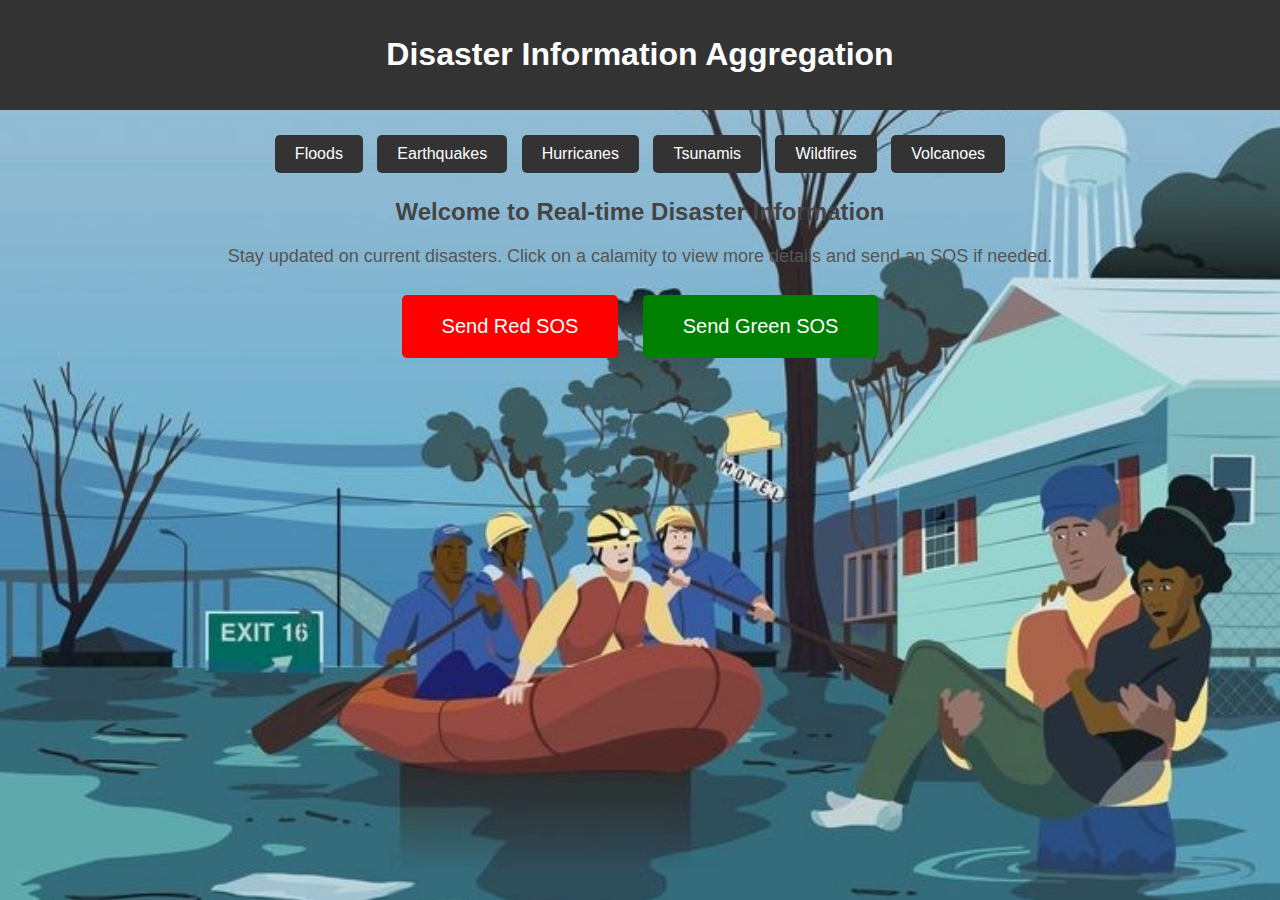
<file: Disaster management Final Project 2/index.html>
<!DOCTYPE html>
<html lang="en">
<head>
    <meta charset="UTF-8">
    <meta name="viewport" content="width=device-width, initial-scale=1.0">
    <title>Real-time Disaster Information</title>
    <link rel="stylesheet" href="styles.css">
    <style>
        /* Style for the large SOS buttons */
        .sos-button {
            padding: 20px 40px; /* Larger padding for bigger buttons */
            font-size: 20px; /* Larger font size */
            border: none;
            cursor: pointer;
            margin: 10px; /* Space between buttons */
            border-radius: 5px;
        }

        /* Red SOS button */
        .sos-button-red {
            background-color: red;
            color: white;
        }

        /* Green SOS button */
        .sos-button-green {
            background-color: green;
            color: white;
        }
    </style>
</head>
<body style="background-image: url('dd.jpg'); background-size: cover; background-position: center; background-repeat: no-repeat; height: 100vh; margin: 0;">
    <header>
        <h1>Disaster Information Aggregation</h1>
    </header>
    <nav>
        <button onclick="navigateTo('calamity1.html')">Floods</button>
        <button onclick="navigateTo('calamity2.html')">Earthquakes</button>
        <button onclick="navigateTo('calamity3.html')">Hurricanes</button>
        <button onclick="navigateTo('calamity4.html')">Tsunamis</button>
        <button onclick="navigateTo('calamity5.html')">Wildfires</button>
        <button onclick="navigateTo('calamity6.html')">Volcanoes</button>
    </nav>
    <main>
        <h2>Welcome to Real-time Disaster Information</h2>
        <p>Stay updated on current disasters. Click on a calamity to view more details and send an SOS if needed.</p>

        <!-- Two large SOS buttons added here -->
        <button id="sosButtonRed" class="sos-button sos-button-red" onclick="sendSOS('Red')">Send Red SOS</button>
        <button id="sosButtonGreen" class="sos-button sos-button-green" onclick="sendSOS('Green')">Send Green SOS</button>
    </main>
    <script>
        function sendSOS(type) {
            alert(type + " SOS request sent! Help is on the way.");
        }

        function navigateTo(page) {
            window.location.href = page;
        }
    </script>
</body>
</html>
</file>
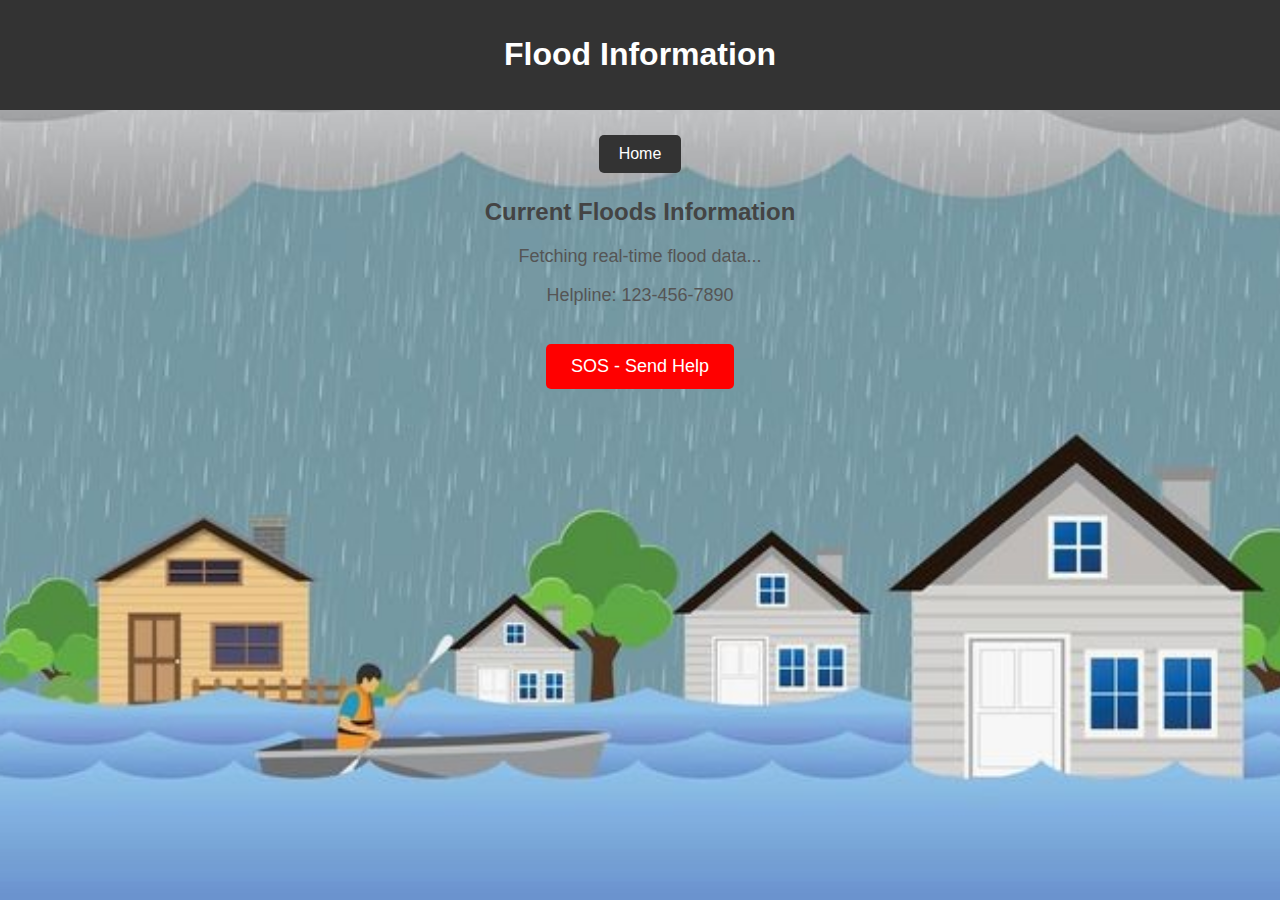
<file: Disaster management Final Project 2/calamity1.html>
<!DOCTYPE html>
<html lang="en">
<head>
    <meta charset="UTF-8">
    <meta name="viewport" content="width=device-width, initial-scale=1.0">
    <title>Flood Information</title>
    <link rel="stylesheet" href="styles.css">
</head>
<body style="background-image: url('flood.jpg'); background-size: cover; background-position: center; background-repeat: no-repeat; height: 100vh; margin: 0;">
    <header>
        <h1>Flood Information</h1>
    </header>
    <nav>
        <button onclick="navigateTo('index.html')">Home</button>
    </nav>
    <main>
        <h2>Current Floods Information</h2>
        <div id="floodData">
            <p>Fetching real-time flood data...</p>
        </div>
        <p>Helpline: 123-456-7890</p>
        <button onclick="sendSOS('Floods')">SOS - Send Help</button>
    </main>
    <script src="script.js"></script>
</body>
</html>
</file>
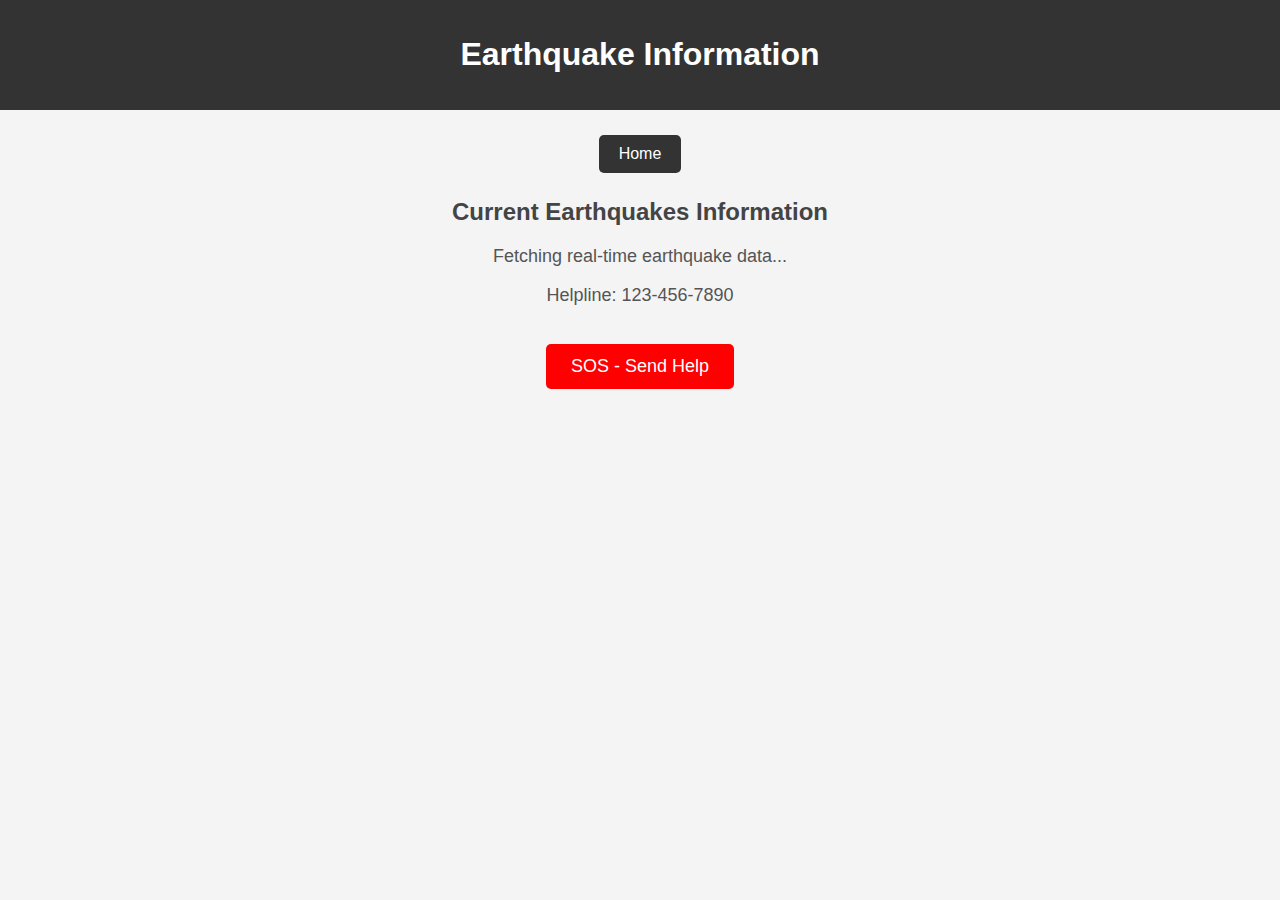
<file: Disaster management Final Project 2/calamity2.html>
<!DOCTYPE html>
<html lang="en">
<head>
    <meta charset="UTF-8">
    <meta name="viewport" content="width=device-width, initial-scale=1.0">
    <title>Earthquake Information</title>
    <link rel="stylesheet" href="styles.css">
</head>
<body>
    <header>
        <h1>Earthquake Information</h1>
    </header>
    <nav>
        <button onclick="navigateTo('index.html')">Home</button>
    </nav>
    <main>
        <h2>Current Earthquakes Information</h2>
        <div id="earthquakeData">
            <p>Fetching real-time earthquake data...</p>
        </div>
        <p>Helpline: 123-456-7890</p>
        <button onclick="sendSOS('Earthquakes')">SOS - Send Help</button>
    </main>
    <script src="script.js"></script>
</body>
</html>
</file>
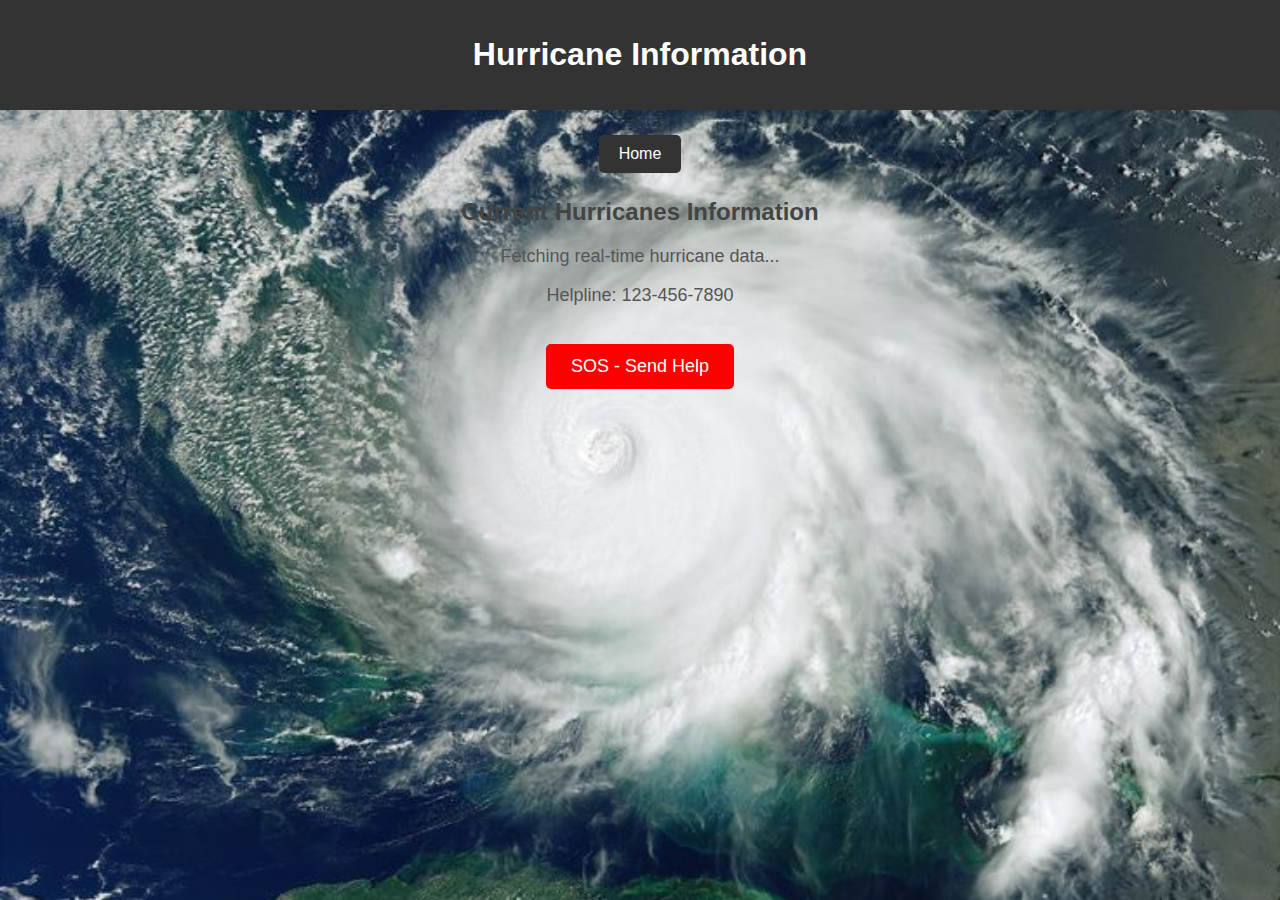
<file: Disaster management Final Project 2/calamity3.html>
<!DOCTYPE html>
<html lang="en">
<head>
    <meta charset="UTF-8">
    <meta name="viewport" content="width=device-width, initial-scale=1.0">
    <title>Hurricane Information</title>
    <link rel="stylesheet" href="styles.css">
</head>
<body style="background-image: url('hurricane.jpg'); background-size: cover; background-position: center; background-repeat: no-repeat; height: 100vh; margin: 0;">
    <header>
        <h1>Hurricane Information</h1>
    </header>
    <nav>
        <button onclick="navigateTo('index.html')">Home</button>
    </nav>
    <main>
        <h2>Current Hurricanes Information</h2>
        <div id="hurricaneData">
            <p>Fetching real-time hurricane data...</p>
        </div>
        <p>Helpline: 123-456-7890</p>
        <button onclick="sendSOS('Hurricanes')">SOS - Send Help</button>
    </main>
    <script src="script.js"></script>
</body>
</html>
</file>
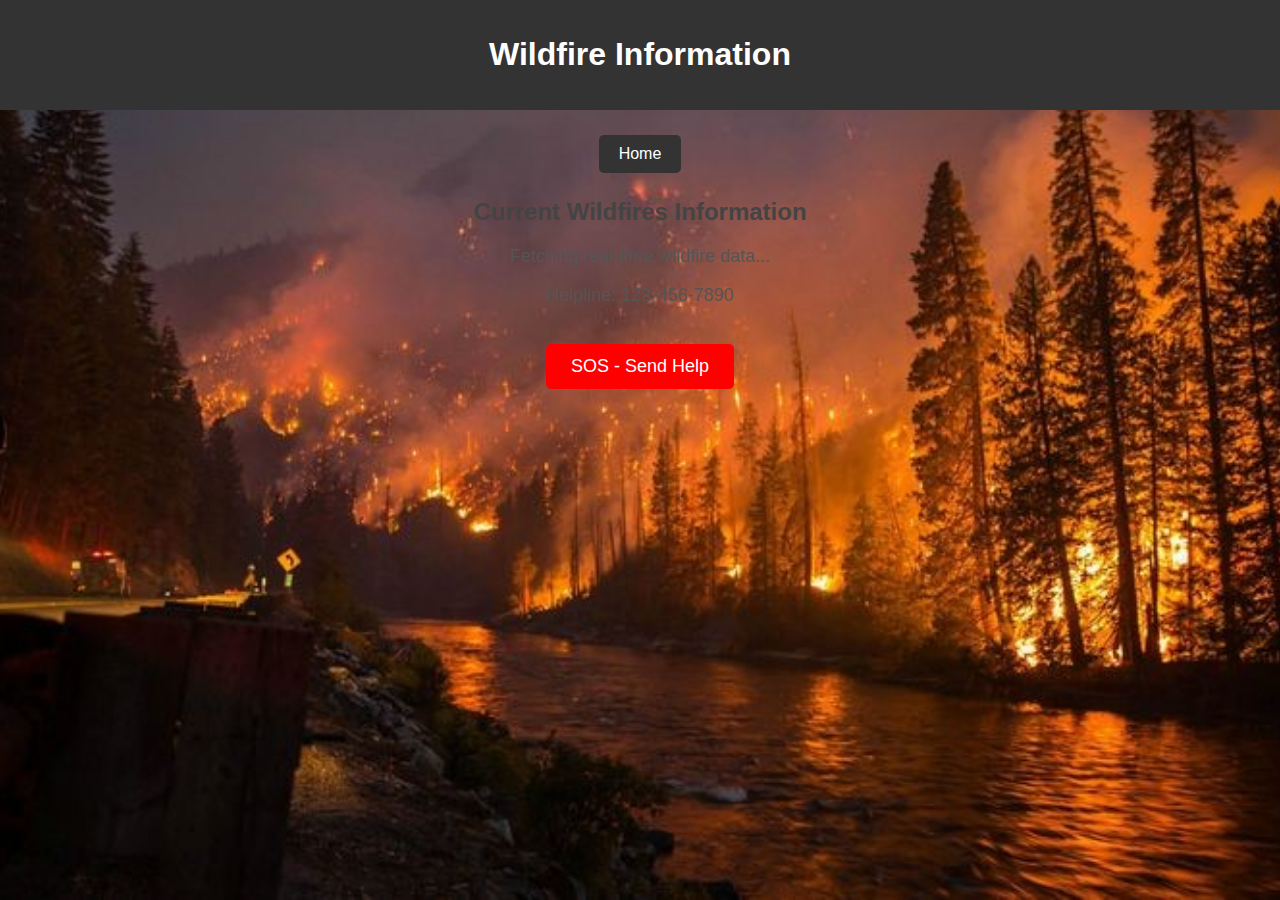
<file: Disaster management Final Project 2/calamity5.html>
<!DOCTYPE html>
<html lang="en">
<head>
    <meta charset="UTF-8">
    <meta name="viewport" content="width=device-width, initial-scale=1.0">
    <title>Wildfire Information</title>
    <link rel="stylesheet" href="styles.css">
</head>
<body style="background-image: url('lake.jpg'); background-size: cover; background-position: center; background-repeat: no-repeat; height: 100vh; margin: 0;">
    <header>
        <h1>Wildfire Information</h1>
    </header>
    <nav>
        <button onclick="navigateTo('index.html')">Home</button>
    </nav>
    <main>
        <h2>Current Wildfires Information</h2>
        <div id="wildfireData">
            <p>Fetching real-time wildfire data...</p>
        </div>
        <p>Helpline: 123-456-7890</p>
        <button onclick="sendSOS('Wildfires')">SOS - Send Help</button>
    </main>
    <script src="script.js"></script>
</body>
</html>
</file>
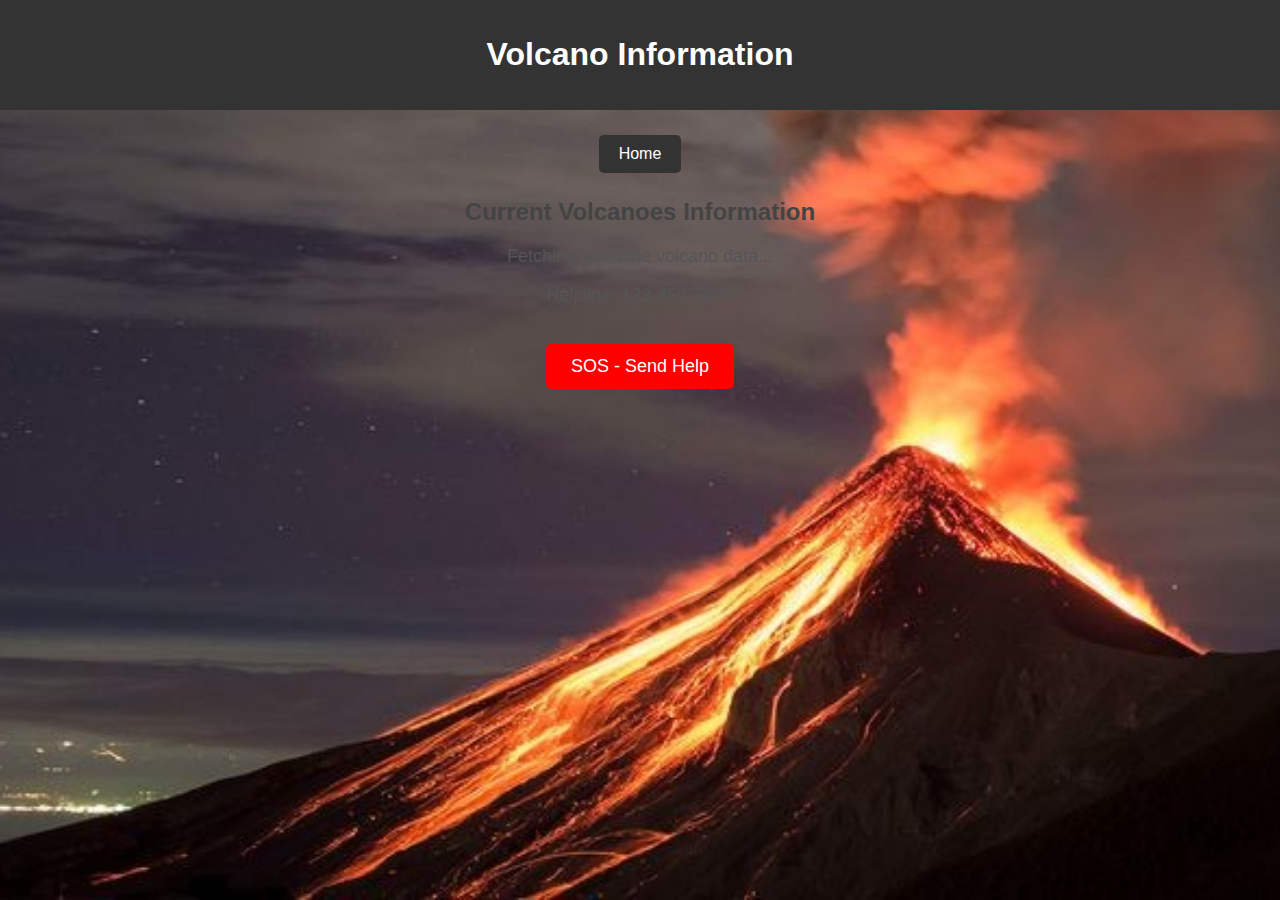
<file: Disaster management Final Project 2/calamity6.html>
<!DOCTYPE html>
<html lang="en">
<head>
    <meta charset="UTF-8">
    <meta name="viewport" content="width=device-width, initial-scale=1.0">
    <title>Volcano Information</title>
    <link rel="stylesheet" href="styles.css">
</head>
<body style="background-image: url('volcano.jpg'); background-size: cover; background-position: center; background-repeat: no-repeat; height: 100vh; margin: 0;">
    <header>
        <h1>Volcano Information</h1>
    </header>
    <nav>
        <button onclick="navigateTo('index.html')">Home</button>
    </nav>
    <main>
        <h2>Current Volcanoes Information</h2>
        <div id="volcanoData">
            <p>Fetching real-time volcano data...</p>
        </div>
        <p>Helpline: 123-456-7890</p>
        <button onclick="sendSOS('Volcanoes')">SOS - Send Help</button>
    </main>
    <script src="script.js"></script>
</body>
</html>
</file>
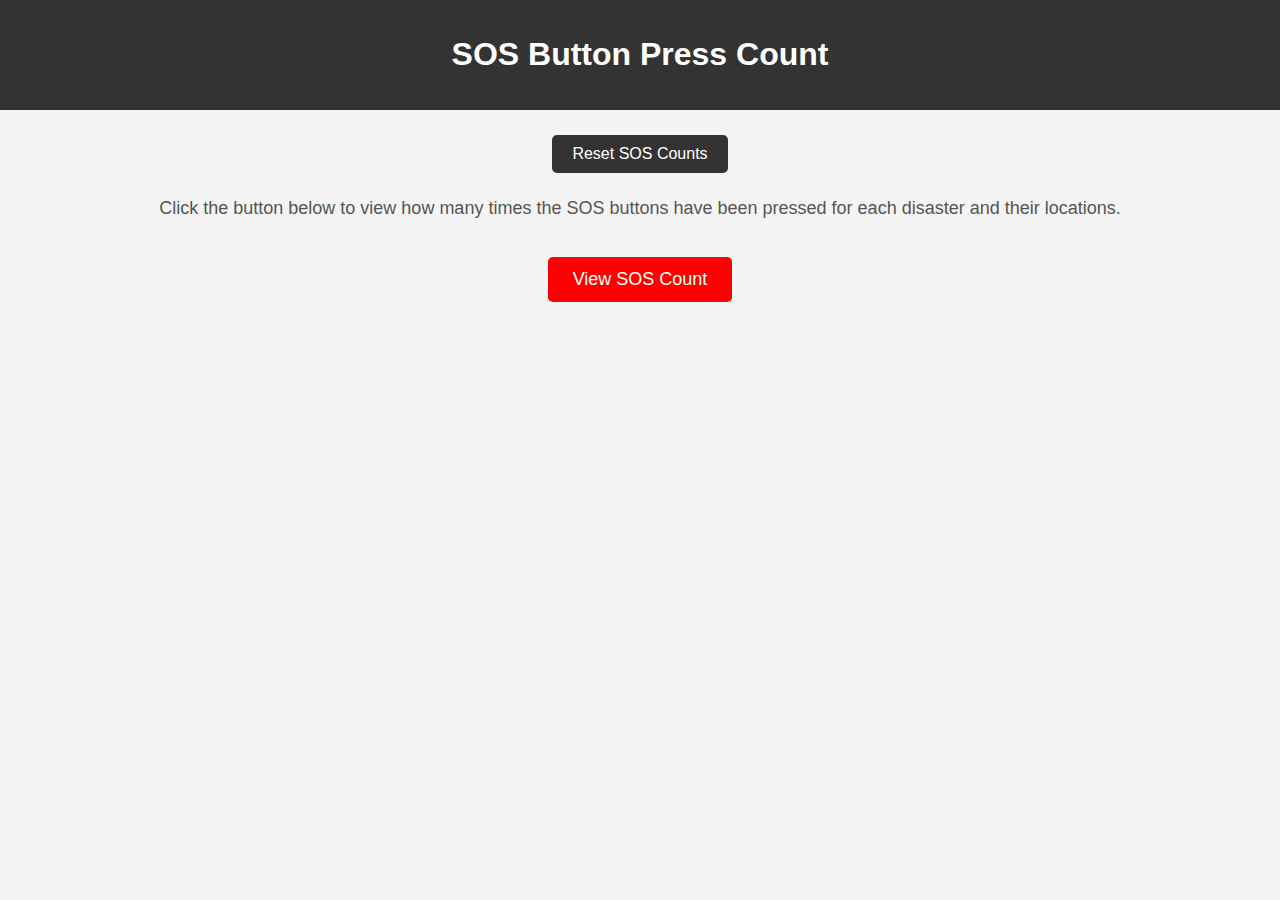
<file: Disaster management Final Project 2/sos.html>
<!DOCTYPE html>
<html lang="en">
<head>
    <meta charset="UTF-8">
    <meta name="viewport" content="width=device-width, initial-scale=1.0">
    <title>SOS Count Page</title>
    <link rel="stylesheet" href="styles.css">
</head>
<body>
    <header>
        <h1>SOS Button Press Count</h1>
    </header>
    <nav>
        <button onclick="resetSOSCount()">Reset SOS Counts</button>
    </nav>
    <main>
        <p>Click the button below to view how many times the SOS buttons have been pressed for each disaster and their locations.</p>
        <button onclick="displaySOSCount()">View SOS Count</button>
    </main>
    <div id="sosCountDisplay" style="display:none;">
        <h2>SOS Count for Each Disaster</h2>
        <table>
            <thead>
                <tr>
                    <th>Disaster</th>
                    <th>Count</th>
                    <th>Locations</th>
                </tr>
            </thead>
            <tbody>
                <tr>
                    <td>Floods</td>
                    <td><span id="floodCount">0</span></td>
                    <td><span id="floodLocations"></span></td>
                </tr>
                <tr>
                    <td>Earthquakes</td>
                    <td><span id="earthquakeCount">0</span></td>
                    <td><span id="earthquakeLocations"></span></td>
                </tr>
                <tr>
                    <td>Hurricanes</td>
                    <td><span id="hurricaneCount">0</span></td>
                    <td><span id="hurricaneLocations"></span></td>
                </tr>
                <tr>
                    <td>Tsunamis</td>
                    <td><span id="tsunamiCount">0</span></td>
                    <td><span id="tsunamiLocations"></span></td>
                </tr>
                <tr>
                    <td>Wildfires</td>
                    <td><span id="wildfireCount">0</span></td>
                    <td><span id="wildfireLocations"></span></td>
                </tr>
                <tr>
                    <td>Volcanoes</td>
                    <td><span id="volcanoCount">0</span></td>
                    <td><span id="volcanoLocations"></span></td>
                </tr>
            </tbody>
        </table>
    </div>
    <script src="script.js"></script>
</body>
</html>
</file>
<file: Disaster management Final Project 2/styles.css>
/* General body styling */
body {
    font-family: Arial, sans-serif;
    background-color: #f4f4f4;
    margin: 0;
    padding: 0;
    color: #333;
}

/* Header styling */
header {
    background-color: #333;
    color: white;
    padding: 15px;
    text-align: center;
}

/* Navigation button styling */
nav {
    text-align: center;
    margin: 20px 0;
}

nav button {
    background-color: #333;
    color: white;
    border: none;
    padding: 10px 20px;
    margin: 5px;
    cursor: pointer;
    font-size: 16px;
    border-radius: 5px;
}

nav button:hover {
    background-color: #555;
}

/* Main content styling */
main {
    text-align: center;
    margin: 20px;
}

main h2 {
    color: #444;
}

main p {
    font-size: 18px;
    color: #555;
}

/* SOS Button styling */
button {
    padding: 12px 25px;
    background-color: red;
    color: white;
    border: none;
    cursor: pointer;
    font-size: 18px;
    border-radius: 5px;
    margin-top: 20px;
}

button:hover {
    background-color: darkred;
}

/* Styling for the SOS Count Page */
#sosCountDisplay {
    margin-top: 20px;
    text-align: center;
}

#sosCountDisplay h2 {
    font-size: 24px;
    color: #444;
}

#sosCountDisplay ul {
    list-style-type: none;
    padding: 0;
    margin-top: 20px;
}

#sosCountDisplay ul li {
    font-size: 20px;
    margin: 10px 0;
    color: #555;
}

/* Reset button on the SOS page */
nav button.reset-button {
    background-color: #e60000;
}

nav button.reset-button:hover {
    background-color: #cc0000;
}

/* Responsive layout for mobile screens */
@media (max-width: 768px) {
    nav button {
        padding: 10px 15px;
        font-size: 14px;
        margin: 5px 3px;
    }
    
    button {
        padding: 10px 20px;
        font-size: 16px;
    }

    main p {
        font-size: 16px;
    }

    #sosCountDisplay ul li {
        font-size: 18px;
    }
}
</file>
